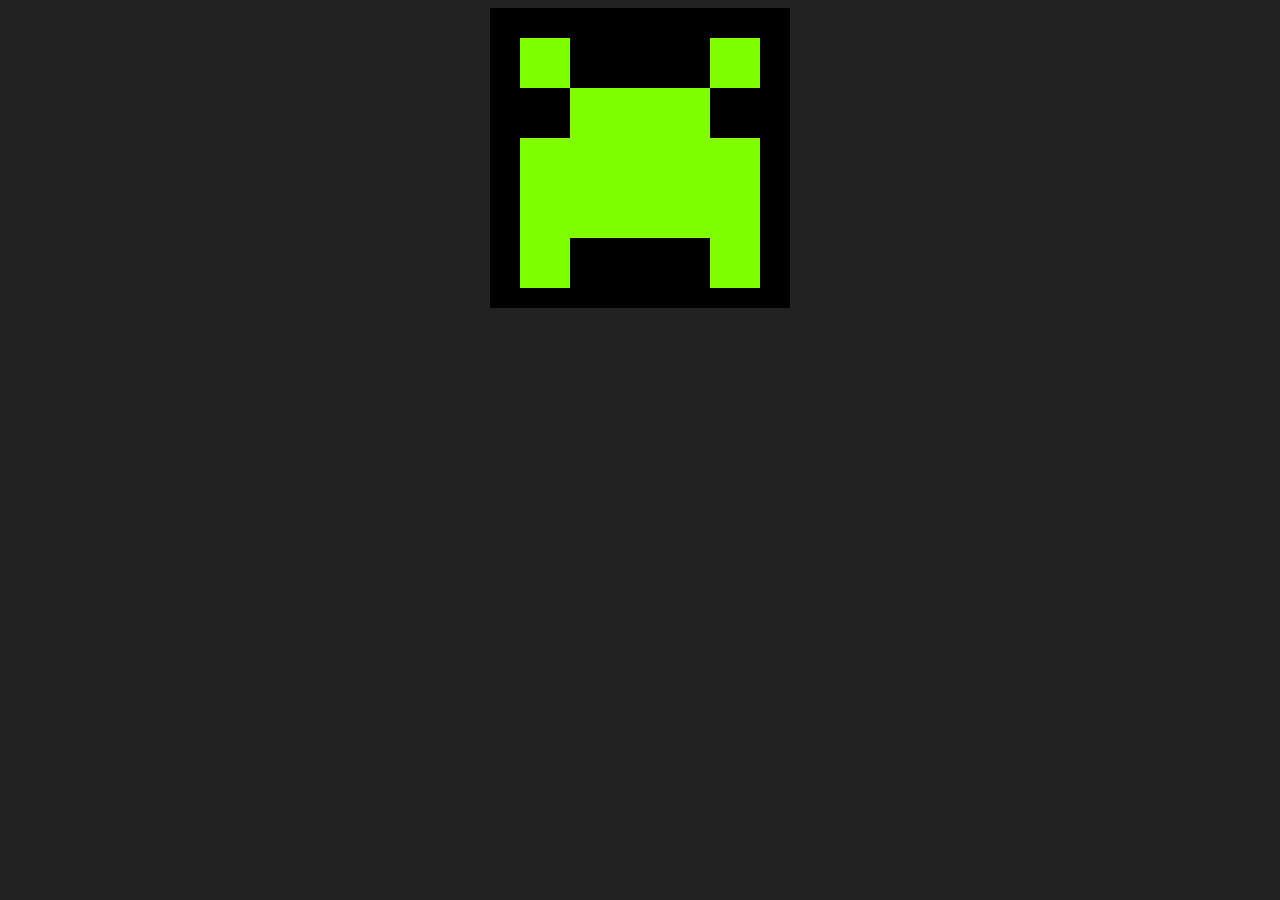
<file: index.html>
<!DOCTYPE html>
<html lang="en">
<head>
    <meta charset="UTF-8">
    <meta name="viewport" content="width=device-width, initial-scale=1.0">
    <title>GitHub Avatar</title>
    <link rel="stylesheet" href="./styles/index.css">
</head>
<body>
    <canvas id="avatarCanvas" width="300" height="300"></canvas>
    <script src="spaceInvader.js"></script>
</body>
</html>
</file>
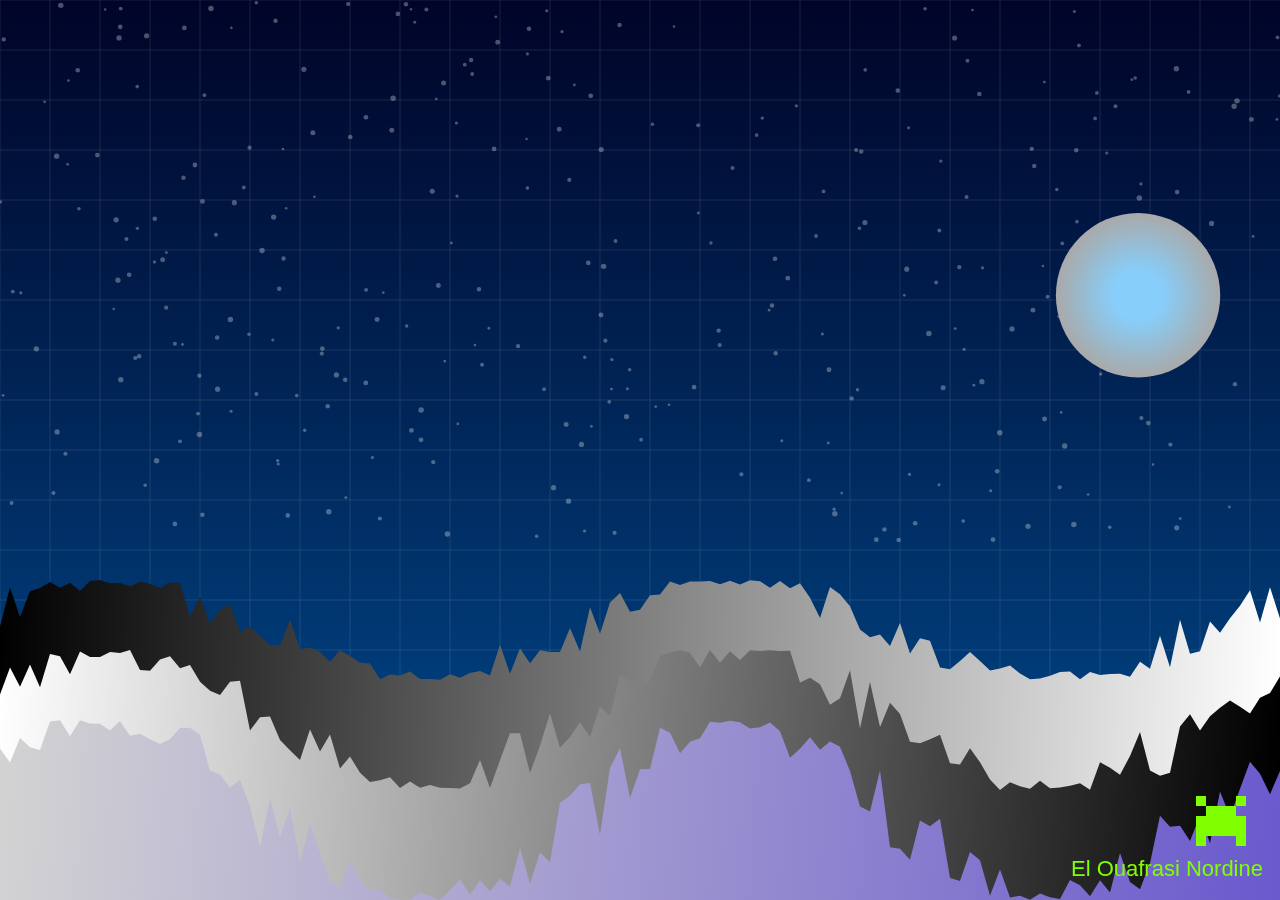
<file: Interactive_Design/index.html>
<!-- Code checked for final commit  -->
<!DOCTYPE html>
<html lang="en">
<head>
    <meta charset="UTF-8">
    <meta name="viewport" content="width=device-width, initial-scale=1.0">
    <title>Interactive Design - DEV 1</title>
    <link rel="stylesheet" href="style.css">
</head>
<body>
    <canvas id="canvas"></canvas>
    <script src="index.js"></script>
</body>
</html>
</file>
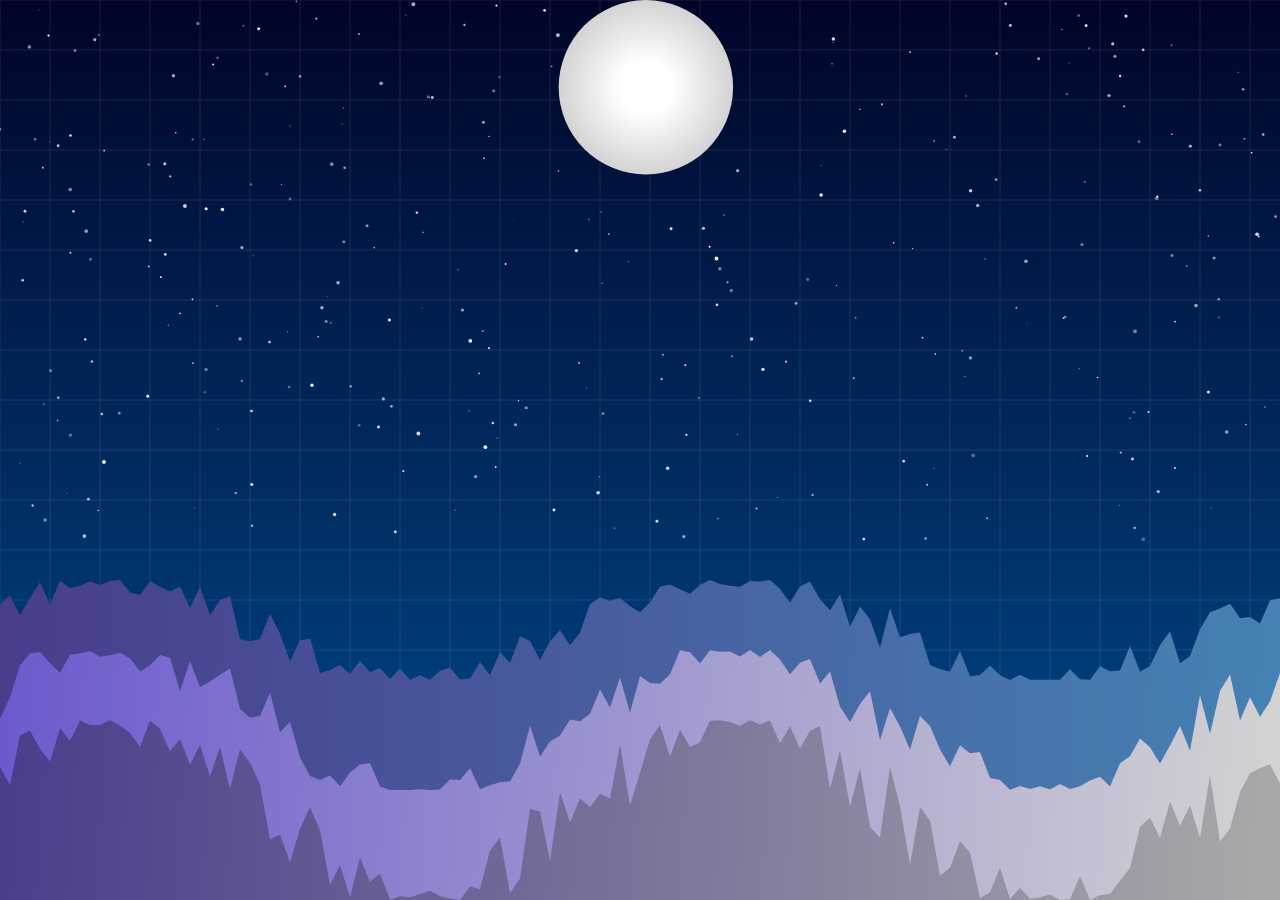
<file: NewMilestone_2_Generative_Design/index.html>
<!DOCTYPE html>
<html lang="en">
<head>
    <meta charset="UTF-8">
    <meta name="viewport" content="width=device-width, initial-scale=1.0">
    <title>Generative Design</title>
    <link rel="stylesheet" href="style.css">
</head>
<body>
    <canvas id="canvas"></canvas>
    <script src="index.js"></script>
</body>
</html>
</file>
<file: styles/index.css>
body {
    display: flex;
    justify-content: center;
    align-items: center;
    background-color: #222;
}

canvas {
    background-color: black;
   
}
</file>
<file: Interactive_Design/style.css>
/* <!-- Code checked for final commit  --> */
body,
html {
  margin: 0;
  padding: 0;
  height: 100%;
  overflow: hidden;
}
canvas {
  display: block;
  width: 100%;
  height: 100%;
}
</file>
<file: NewMilestone_2_Generative_Design/style.css>
body,
html {
  margin: 0;
  padding: 0;
  height: 100%;
  overflow: hidden;
  background: black;
}
canvas {
  display: block;
  width: 100%;
  height: 100%;
}
</file>
